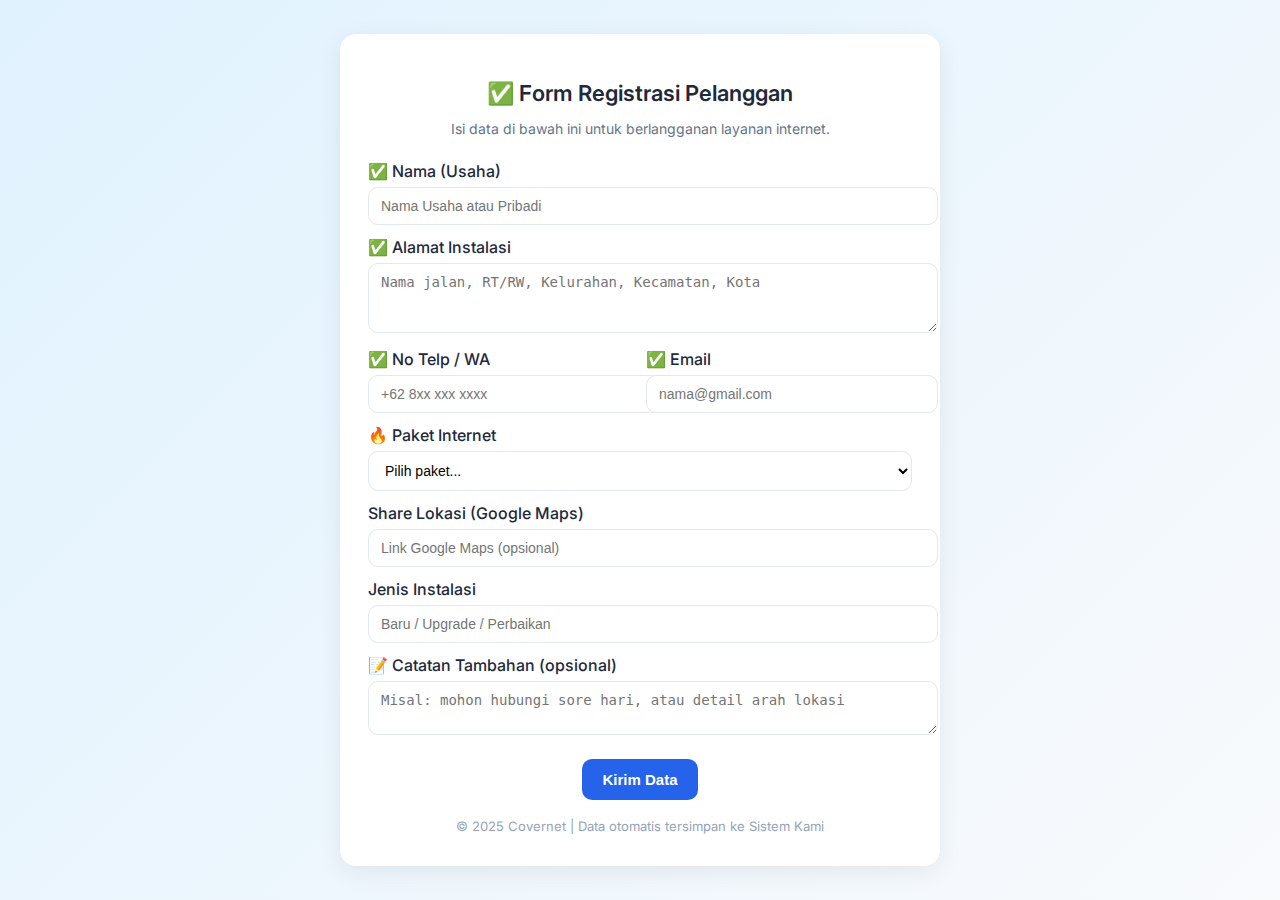
<file: index.html>
<!doctype html>
<html lang="id">
<head>
  <meta charset="utf-8"/>
  <meta name="viewport" content="width=device-width,initial-scale=1"/>
  <title>Form Registrasi Internet</title>
  <link href="https://fonts.googleapis.com/css2?family=Inter:wght@400;500;600&display=swap" rel="stylesheet">
  <style>
    :root {
      --primary: #2563eb;
      --primary-light: #3b82f6;
      --bg: linear-gradient(135deg, #e0f2fe 0%, #f8fafc 100%);
      --text: #1e293b;
      --border: #e2e8f0;
    }
    body {
      font-family: 'Inter', sans-serif;
      background: var(--bg);
      margin: 0; padding: 0;
      min-height: 100vh;
      display: flex; align-items: center; justify-content: center;
    }
    .container { width: 100%; max-width: 600px; padding: 20px; }
    .card {
      background: #fff;
      border-radius: 16px;
      box-shadow: 0 6px 24px rgba(0,0,0,0.07);
      padding: 32px 28px;
      transition: all 0.3s ease;
    }
    .card:hover { transform: translateY(-2px); box-shadow: 0 8px 28px rgba(0,0,0,0.08); }
    h1 { font-size: 22px; font-weight: 600; color: var(--text); text-align: center; margin-bottom: 12px; }
    p { text-align: center; color: #64748b; margin-bottom: 24px; font-size: 14px; }
    label { display: block; font-weight: 500; color: var(--text); margin: 12px 0 6px; }
    input, textarea, select {
      width: 100%; padding: 10px 12px;
      border: 1px solid var(--border);
      border-radius: 10px; font-size: 14px;
      background: #fff; transition: all 0.2s ease;
    }
    input:focus, textarea:focus, select:focus {
      border-color: var(--primary);
      box-shadow: 0 0 0 3px rgba(37,99,235,0.15);
      outline: none;
    }
    .row { display: flex; gap: 12px; flex-wrap: wrap; }
    .row .col { flex: 1; min-width: 100%; }
    @media (min-width: 480px) { .row .col { min-width: calc(50% - 6px); } }
    .price-box {
      display: none;
      background: #f9fafb;
      border: 1px dashed #cbd5e1;
      padding: 10px 12px;
      border-radius: 8px;
      margin-top: 8px;
      font-weight: 600;
      color: var(--text);
      font-size: 15px;
    }
    .actions {
      display: flex; align-items: center; justify-content: center;
      gap: 12px; margin-top: 20px;
    }
    button {
      background: var(--primary);
      color: #fff;
      border: none;
      padding: 12px 20px;
      border-radius: 10px;
      font-weight: 600;
      cursor: pointer;
      transition: all 0.2s ease;
      font-size: 15px;
    }
    button:hover { background: var(--primary-light); transform: scale(1.02); }
    button[disabled] { opacity: 0.6; cursor: not-allowed; transform: none; }
    .msg {
      display: none;
      padding: 10px 12px;
      border-radius: 8px;
      margin-top: 12px;
      text-align: center;
      font-weight: 500;
    }
    .msg.ok { background: #ecfdf5; color: #065f46; border: 1px solid #a7f3d0; }
    .msg.err { background: #fef2f2; color: #991b1b; border: 1px solid #fecaca; }
    footer { text-align: center; color: #94a3b8; font-size: 13px; margin-top: 18px; }
  </style>
</head>
<body>
  <div class="container">
    <div class="card">
      <h1>✅ Form Registrasi Pelanggan</h1>
      <p>Isi data di bawah ini untuk berlangganan layanan internet.</p>

      <iframe name="hidden_iframe" id="hidden_iframe" style="display:none;"></iframe>

      <form id="regForm" action="https://script.google.com/macros/s/AKfycbzQwaHylIKeZBl1D_tCYNc_5ue7aR1EMZJrFG0A6wvds48YFldHW6qXweQJ-cnzhSu3bQ/exec" method="POST" target="hidden_iframe" novalidate>
        <input type="text" name="hp" tabindex="-1" autocomplete="off" style="position:absolute;left:-9999px;opacity:0;height:0;width:0;"/>

        <label for="nama_usaha">✅ Nama (Usaha)</label>
        <input id="nama_usaha" name="nama_usaha" type="text" placeholder="Nama Usaha atau Pribadi" required>

        <label for="alamat_instalasi">✅ Alamat Instalasi</label>
        <textarea id="alamat_instalasi" name="alamat_instalasi" rows="3" placeholder="Nama jalan, RT/RW, Kelurahan, Kecamatan, Kota" required></textarea>

        <div class="row">
          <div class="col">
            <label for="telp">✅ No Telp / WA</label>
            <input id="telp" name="telp" type="tel" placeholder="+62 8xx xxx xxxx" required>
          </div>
          <div class="col">
            <label for="email">✅ Email</label>
            <input id="email" name="email" type="email" placeholder="nama@gmail.com" required>
          </div>
        </div>

        <label for="kapasitas">🔥 Paket Internet</label>
        <select id="kapasitas" name="kapasitas" required>
          <option value="" disabled selected>Pilih paket...</option>
          <option value="10 Mbps">10 Mbps</option>
          <option value="15 Mbps">15 Mbps</option>
          <option value="20 Mbps">20 Mbps</option>
          <option value="25 Mbps">25 Mbps</option>
          <option value="30 Mbps">30 Mbps</option>
          <option value="40 Mbps">40 Mbps</option>
          <option value="50 Mbps">50 Mbps</option>
          <option value="70 Mbps">70 Mbps</option>
          <option value="100 Mbps">100 Mbps</option>
        </select>

        <div id="hargaBox" class="price-box"></div>

        <label for="share_lokasi">Share Lokasi (Google Maps)</label>
        <input id="share_lokasi" name="share_lokasi" type="url" placeholder="Link Google Maps (opsional)">

        <label for="instalasi">Jenis Instalasi</label>
        <input id="instalasi" name="instalasi" type="text" placeholder="Baru / Upgrade / Perbaikan">

        <label for="catatan">📝 Catatan Tambahan (opsional)</label>
        <textarea id="catatan" name="catatan" rows="2" placeholder="Misal: mohon hubungi sore hari, atau detail arah lokasi"></textarea>

        <div class="actions">
          <button id="submitBtn" type="submit">Kirim Data</button>
          <span id="spinner" style="display:none;">⏳ Mengirim...</span>
        </div>

        <div id="okMsg" class="msg ok">✅ Terima kasih! Data Anda sudah kami terima.</div>
        <div id="errMsg" class="msg err">❌ Maaf, terjadi kesalahan. Coba lagi ya.</div>
      </form>

      <footer>© 2025 Covernet | Data otomatis tersimpan ke Sistem Kami</footer>
    </div>
  </div>

  <script>
    const form = document.getElementById('regForm');
    const submitBtn = document.getElementById('submitBtn');
    const spinner = document.getElementById('spinner');
    const okMsg = document.getElementById('okMsg');
    const errMsg = document.getElementById('errMsg');
    const iframe = document.getElementById('hidden_iframe');
    const kapasitasSelect = document.getElementById('kapasitas');
    const hargaBox = document.getElementById('hargaBox');

    // 💰 Daftar harga paket
    const hargaPaket = {
      "10 Mbps": "Rp135.000 / bulan",
      "15 Mbps": "Rp150.000 / bulan",
      "20 Mbps": "Rp165.000 / bulan",
      "25 Mbps": "Rp190.000 / bulan",
      "30 Mbps": "Rp210.000 / bulan",
      "40 Mbps": "Rp250.000 / bulan",
      "50 Mbps": "Rp290.000 / bulan",
      "70 Mbps": "Rp310.000 / bulan",
      "100 Mbps": "Rp400.000 / bulan"
    };

    kapasitasSelect.addEventListener('change', () => {
      const paket = kapasitasSelect.value;
      if (hargaPaket[paket]) {
        hargaBox.textContent = `💰 Harga: ${hargaPaket[paket]}`;
        hargaBox.style.display = 'block';
      } else {
        hargaBox.style.display = 'none';
      }
    });

    let submitted = false;
    form.addEventListener('submit', function (e) {
      if (!form.checkValidity()) {
        e.preventDefault();
        form.reportValidity();
        return;
      }
      submitted = true;
      submitBtn.disabled = true;
      spinner.style.display = 'inline';
      okMsg.style.display = 'none';
      errMsg.style.display = 'none';
    });

    iframe.addEventListener('load', function () {
      if (!submitted) return;
      submitBtn.disabled = false;
      spinner.style.display = 'none';
      okMsg.style.display = 'block';
      errMsg.style.display = 'none';
      hargaBox.style.display = 'none';
      form.reset();
      submitted = false;
    });
  </script>
</body>
</html>
</file>
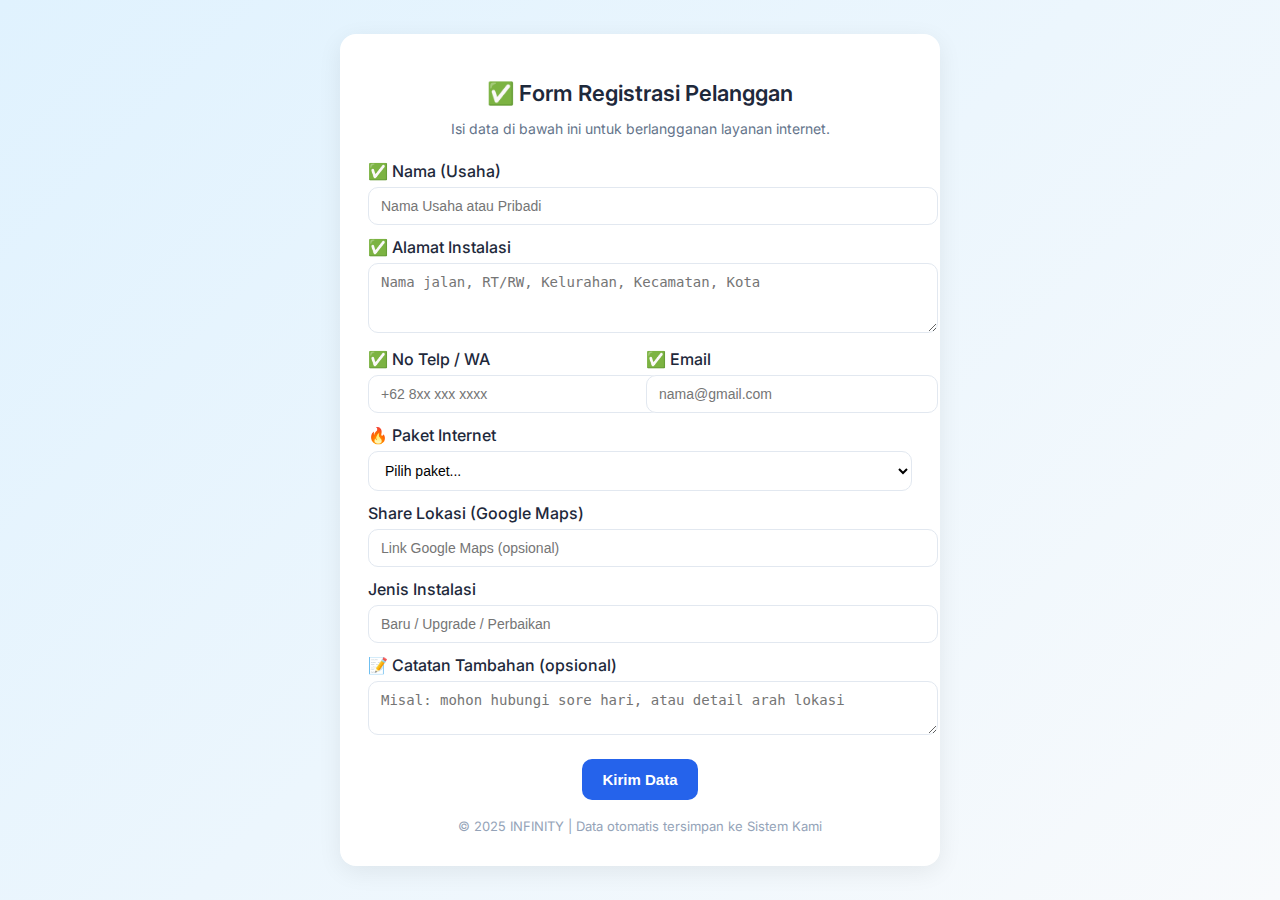
<file: form-pendaftaran-fix.html>
<!doctype html>
<html lang="id">
<head>
  <meta charset="utf-8"/>
  <meta name="viewport" content="width=device-width,initial-scale=1"/>
  <title>Form Registrasi Internet</title>
  <link href="https://fonts.googleapis.com/css2?family=Inter:wght@400;500;600&display=swap" rel="stylesheet">
  <style>
    :root {
      --primary: #2563eb;
      --primary-light: #3b82f6;
      --bg: linear-gradient(135deg, #e0f2fe 0%, #f8fafc 100%);
      --text: #1e293b;
      --border: #e2e8f0;
    }
    body {
      font-family: 'Inter', sans-serif;
      background: var(--bg);
      margin: 0; padding: 0;
      min-height: 100vh;
      display: flex; align-items: center; justify-content: center;
    }
    .container { width: 100%; max-width: 600px; padding: 20px; }
    .card {
      background: #fff;
      border-radius: 16px;
      box-shadow: 0 6px 24px rgba(0,0,0,0.07);
      padding: 32px 28px;
      transition: all 0.3s ease;
    }
    .card:hover { transform: translateY(-2px); box-shadow: 0 8px 28px rgba(0,0,0,0.08); }
    h1 { font-size: 22px; font-weight: 600; color: var(--text); text-align: center; margin-bottom: 12px; }
    p { text-align: center; color: #64748b; margin-bottom: 24px; font-size: 14px; }
    label { display: block; font-weight: 500; color: var(--text); margin: 12px 0 6px; }
    input, textarea, select {
      width: 100%; padding: 10px 12px;
      border: 1px solid var(--border);
      border-radius: 10px; font-size: 14px;
      background: #fff; transition: all 0.2s ease;
    }
    input:focus, textarea:focus, select:focus {
      border-color: var(--primary);
      box-shadow: 0 0 0 3px rgba(37,99,235,0.15);
      outline: none;
    }
    .row { display: flex; gap: 12px; flex-wrap: wrap; }
    .row .col { flex: 1; min-width: 100%; }
    @media (min-width: 480px) { .row .col { min-width: calc(50% - 6px); } }
    .price-box {
      display: none;
      background: #f9fafb;
      border: 1px dashed #cbd5e1;
      padding: 10px 12px;
      border-radius: 8px;
      margin-top: 8px;
      font-weight: 600;
      color: var(--text);
      font-size: 15px;
    }
    .actions {
      display: flex; align-items: center; justify-content: center;
      gap: 12px; margin-top: 20px;
    }
    button {
      background: var(--primary);
      color: #fff;
      border: none;
      padding: 12px 20px;
      border-radius: 10px;
      font-weight: 600;
      cursor: pointer;
      transition: all 0.2s ease;
      font-size: 15px;
    }
    button:hover { background: var(--primary-light); transform: scale(1.02); }
    button[disabled] { opacity: 0.6; cursor: not-allowed; transform: none; }
    .msg {
      display: none;
      padding: 10px 12px;
      border-radius: 8px;
      margin-top: 12px;
      text-align: center;
      font-weight: 500;
    }
    .msg.ok { background: #ecfdf5; color: #065f46; border: 1px solid #a7f3d0; }
    .msg.err { background: #fef2f2; color: #991b1b; border: 1px solid #fecaca; }
    footer { text-align: center; color: #94a3b8; font-size: 13px; margin-top: 18px; }
  </style>
</head>
<body>
  <div class="container">
    <div class="card">
      <h1>✅ Form Registrasi Pelanggan</h1>
      <p>Isi data di bawah ini untuk berlangganan layanan internet.</p>

      <iframe name="hidden_iframe" id="hidden_iframe" style="display:none;"></iframe>

      <form id="regForm" action="https://script.google.com/macros/s/AKfycbzQwaHylIKeZBl1D_tCYNc_5ue7aR1EMZJrFG0A6wvds48YFldHW6qXweQJ-cnzhSu3bQ/exec" method="POST" target="hidden_iframe" novalidate>
        <input type="text" name="hp" tabindex="-1" autocomplete="off" style="position:absolute;left:-9999px;opacity:0;height:0;width:0;"/>

        <label for="nama_usaha">✅ Nama (Usaha)</label>
        <input id="nama_usaha" name="nama_usaha" type="text" placeholder="Nama Usaha atau Pribadi" required>

        <label for="alamat_instalasi">✅ Alamat Instalasi</label>
        <textarea id="alamat_instalasi" name="alamat_instalasi" rows="3" placeholder="Nama jalan, RT/RW, Kelurahan, Kecamatan, Kota" required></textarea>

        <div class="row">
          <div class="col">
            <label for="telp">✅ No Telp / WA</label>
            <input id="telp" name="telp" type="tel" placeholder="+62 8xx xxx xxxx" required>
          </div>
          <div class="col">
            <label for="email">✅ Email</label>
            <input id="email" name="email" type="email" placeholder="nama@gmail.com" required>
          </div>
        </div>

        <label for="kapasitas">🔥 Paket Internet</label>
        <select id="kapasitas" name="kapasitas" required>
          <option value="" disabled selected>Pilih paket...</option>
          <option value="7 Mbps">7 Mbps</option>
          <option value="10 Mbps">10 Mbps</option>
          <option value="15 Mbps">15 Mbps</option>
          <option value="20 Mbps">20 Mbps</option>
          <option value="30 Mbps">30 Mbps</option>
          <option value="40 Mbps">40 Mbps</option>
          <option value="50 Mbps">50 Mbps</option>
          <option value="100 Mbps">100 Mbps</option>
        </select>

        <div id="hargaBox" class="price-box"></div>

        <label for="share_lokasi">Share Lokasi (Google Maps)</label>
        <input id="share_lokasi" name="share_lokasi" type="url" placeholder="Link Google Maps (opsional)">

        <label for="instalasi">Jenis Instalasi</label>
        <input id="instalasi" name="instalasi" type="text" placeholder="Baru / Upgrade / Perbaikan">

        <label for="catatan">📝 Catatan Tambahan (opsional)</label>
        <textarea id="catatan" name="catatan" rows="2" placeholder="Misal: mohon hubungi sore hari, atau detail arah lokasi"></textarea>

        <div class="actions">
          <button id="submitBtn" type="submit">Kirim Data</button>
          <span id="spinner" style="display:none;">⏳ Mengirim...</span>
        </div>

        <div id="okMsg" class="msg ok">✅ Terima kasih! Data Anda sudah kami terima.</div>
        <div id="errMsg" class="msg err">❌ Maaf, terjadi kesalahan. Coba lagi ya.</div>
      </form>

      <footer>© 2025 INFINITY | Data otomatis tersimpan ke Sistem Kami</footer>
    </div>
  </div>

  <script>
    const form = document.getElementById('regForm');
    const submitBtn = document.getElementById('submitBtn');
    const spinner = document.getElementById('spinner');
    const okMsg = document.getElementById('okMsg');
    const errMsg = document.getElementById('errMsg');
    const iframe = document.getElementById('hidden_iframe');
    const kapasitasSelect = document.getElementById('kapasitas');
    const hargaBox = document.getElementById('hargaBox');

    // 💰 Daftar harga paket
    const hargaPaket = {
      "7 Mbps": "Rp135.000 / bulan",
      "10 Mbps": "Rp150.000 / bulan",
      "15 Mbps": "Rp190.000 / bulan",
      "20 Mbps": "Rp210.000 / bulan",
      "30 Mbps": "Rp250.000 / bulan",
      "40 Mbps": "Rp290.000 / bulan",
      "50 Mbps": "Rp310.000 / bulan",
      "100 Mbps": "Rp400.000 / bulan"
    };

    kapasitasSelect.addEventListener('change', () => {
      const paket = kapasitasSelect.value;
      if (hargaPaket[paket]) {
        hargaBox.textContent = `💰 Harga: ${hargaPaket[paket]}`;
        hargaBox.style.display = 'block';
      } else {
        hargaBox.style.display = 'none';
      }
    });

    let submitted = false;
    form.addEventListener('submit', function (e) {
      if (!form.checkValidity()) {
        e.preventDefault();
        form.reportValidity();
        return;
      }
      submitted = true;
      submitBtn.disabled = true;
      spinner.style.display = 'inline';
      okMsg.style.display = 'none';
      errMsg.style.display = 'none';
    });

    iframe.addEventListener('load', function () {
      if (!submitted) return;
      submitBtn.disabled = false;
      spinner.style.display = 'none';
      okMsg.style.display = 'block';
      errMsg.style.display = 'none';
      hargaBox.style.display = 'none';
      form.reset();
      submitted = false;
    });
  </script>
  <script>
document.getElementById("registrasiForm").addEventListener("submit", async function (e) {
    e.preventDefault();

    const form = document.getElementById("registrasiForm");
    const data = new FormData(form);

    try {
        const response = await fetch("https://infinitynusadigital.github.io/daftar/form.html", {
            method: "POST",
            body: data
        });

        const result = await response.json();

        if (result.status === "success") {
            alert("Registrasi berhasil!\nID Pelanggan Anda: " + result.id);
            form.reset();
        } else {
            alert("Gagal: " + result.message);
        }

    } catch (err) {
        alert("Terjadi kesalahan koneksi: " + err.message);
    }
});
</script>

</body>
</html>
</file>
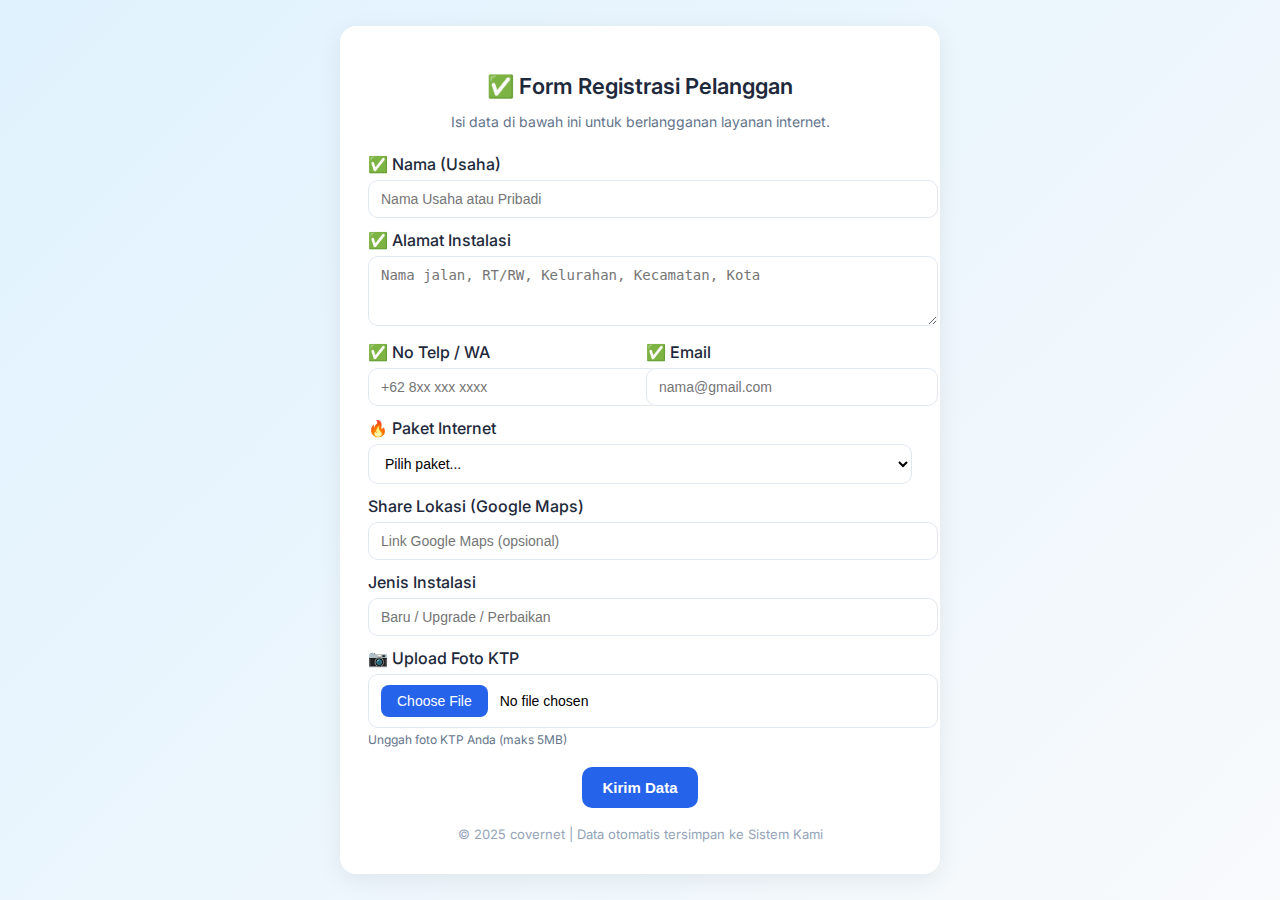
<file: form.html>
<!doctype html>
<html lang="id">
<head>
  <meta charset="utf-8"/>
  <meta name="viewport" content="width=device-width,initial-scale=1"/>
  <title>Form Registrasi Internet</title>
  <link href="https://fonts.googleapis.com/css2?family=Inter:wght@400;500;600&display=swap" rel="stylesheet">
  <style>
    :root {
      --primary: #2563eb;
      --primary-light: #3b82f6;
      --bg: linear-gradient(135deg, #e0f2fe 0%, #f8fafc 100%);
      --text: #1e293b;
      --border: #e2e8f0;
    }

    body {
      font-family: 'Inter', sans-serif;
      background: var(--bg);
      margin: 0;
      padding: 0;
      min-height: 100vh;
      display: flex;
      align-items: center;
      justify-content: center;
    }

    .container {
      width: 100%;
      max-width: 600px;
      padding: 20px;
    }

    .card {
      background: #fff;
      border-radius: 16px;
      box-shadow: 0 6px 24px rgba(0, 0, 0, 0.07);
      padding: 32px 28px;
      transition: all 0.3s ease;
    }

    .card:hover {
      transform: translateY(-2px);
      box-shadow: 0 8px 28px rgba(0, 0, 0, 0.08);
    }

    h1 {
      font-size: 22px;
      font-weight: 600;
      color: var(--text);
      text-align: center;
      margin-bottom: 12px;
    }

    p {
      text-align: center;
      color: #64748b;
      margin-bottom: 24px;
      font-size: 14px;
    }

    label {
      display: block;
      font-weight: 500;
      color: var(--text);
      margin: 12px 0 6px;
    }

    input, textarea, select {
      width: 100%;
      padding: 10px 12px;
      border: 1px solid var(--border);
      border-radius: 10px;
      font-size: 14px;
      background: #fff;
      transition: all 0.2s ease;
    }

    input:focus, textarea:focus, select:focus {
      border-color: var(--primary);
      box-shadow: 0 0 0 3px rgba(37, 99, 235, 0.15);
      outline: none;
    }

    .row {
      display: flex;
      gap: 12px;
      flex-wrap: wrap;
    }

    .row .col {
      flex: 1;
      min-width: 100%;
    }

    @media (min-width: 480px) {
      .row .col {
        min-width: calc(50% - 6px);
      }
    }

    .price-box {
      display: none;
      background: #f9fafb;
      border: 1px dashed #cbd5e1;
      padding: 10px 12px;
      border-radius: 8px;
      margin-top: 8px;
      font-weight: 600;
      color: var(--text);
      font-size: 15px;
    }

    .actions {
      display: flex;
      align-items: center;
      justify-content: center;
      gap: 12px;
      margin-top: 20px;
    }

    button {
      background: var(--primary);
      color: #fff;
      border: none;
      padding: 12px 20px;
      border-radius: 10px;
      font-weight: 600;
      cursor: pointer;
      transition: all 0.2s ease;
      font-size: 15px;
    }

    button:hover {
      background: var(--primary-light);
      transform: scale(1.02);
    }

    button[disabled] {
      opacity: 0.6;
      cursor: not-allowed;
      transform: none;
    }

    .msg {
      display: none;
      padding: 10px 12px;
      border-radius: 8px;
      margin-top: 12px;
      text-align: center;
      font-weight: 500;
    }

    .msg.ok {
      background: #ecfdf5;
      color: #065f46;
      border: 1px solid #a7f3d0;
    }

    .msg.err {
      background: #fef2f2;
      color: #991b1b;
      border: 1px solid #fecaca;
    }

    footer {
      text-align: center;
      color: #94a3b8;
      font-size: 13px;
      margin-top: 18px;
    }
<style>
  /* Add these styles to the existing <style> section */
  
  input[type="file"] {
    border: 1px solid var(--border);
    border-radius: 10px;
    padding: 8px;
    font-size: 14px;
    width: 100%;
    box-sizing: border-box;
  }

  input[type="file"]::-webkit-file-upload-button {
    background: var(--primary);
    color: white;
    border: none;
    padding: 8px 16px;
    border-radius: 8px;
    cursor: pointer;
    font-weight: 500;
    margin-right: 12px;
  }

  small {
    display: block;
    color: #64748b;
    font-size: 12px;
    margin-top: 4px;
  }
</style>

</head>
<body>
  <div class="container">
    <div class="card">
      <h1>✅ Form Registrasi Pelanggan</h1>
      <p>Isi data di bawah ini untuk berlangganan layanan internet.</p>

      <iframe name="hidden_iframe" id="hidden_iframe" style="display:none;"></iframe>

      <form id="regForm" action="https://script.google.com/macros/s/AKfycbysv4_c7qSNK6f6dNhWz16ZtKwYR4XuIQBsNQTpkpL_YtZEwMmvMprGrbm0BKqvpSA2/exec" method="POST" target="hidden_iframe" novalidate>
        <input type="text" name="hp" tabindex="-1" autocomplete="off" style="position:absolute;left:-9999px;opacity:0;height:0;width:0;"/>

        <label for="nama_usaha">✅ Nama (Usaha)</label>
        <input id="nama_usaha" name="nama_usaha" type="text" placeholder="Nama Usaha atau Pribadi" required>

        <label for="alamat_instalasi">✅ Alamat Instalasi</label>
        <textarea id="alamat_instalasi" name="alamat_instalasi" rows="3" placeholder="Nama jalan, RT/RW, Kelurahan, Kecamatan, Kota" required></textarea>

        <div class="row">
          <div class="col">
            <label for="telp">✅ No Telp / WA</label>
            <input id="telp" name="telp" type="tel" placeholder="+62 8xx xxx xxxx" required>
          </div>
          <div class="col">
            <label for="email">✅ Email</label>
            <input id="email" name="email" type="email" placeholder="nama@gmail.com" required>
          </div>
        </div>

        <label for="kapasitas">🔥 Paket Internet</label>
        <select id="kapasitas" name="kapasitas" required>
          <option value="" disabled selected>Pilih paket...</option>
          <option value="5 Mbps">5 Mbps</option>
          <option value="8 Mbps">8 Mbps</option>
          <option value="10 Mbps">10 Mbps</option>
          <option value="20 Mbps">20 Mbps</option>
          <option value="30 Mbps">30 Mbps</option>
          <option value="50 Mbps">50 Mbps</option>
        </select>

        <div id="hargaBox" class="price-box"></div>

        <label for="share_lokasi">Share Lokasi (Google Maps)</label>
        <input id="share_lokasi" name="share_lokasi" type="url" placeholder="Link Google Maps (opsional)">

        <label for="instalasi">Jenis Instalasi</label>
        <input id="instalasi" name="instalasi" type="text" placeholder="Baru / Upgrade / Perbaikan">
        
        <!-- Add this after the "Jenis Instalasi" input field and before the actions div -->
        <label for="foto_ktp">📷 Upload Foto KTP</label>
        <input type="file" id="foto_ktp" name="foto_ktp" accept="image/*" required>
        <small>Unggah foto KTP Anda (maks 5MB)</small>

        <div class="actions">
          <button id="submitBtn" type="submit">Kirim Data</button>
          <span id="spinner" style="display:none;">⏳ Mengirim...</span>
        </div>

        <div id="okMsg" class="msg ok">✅ Terima kasih! Data Anda sudah kami terima.</div>
        <div id="errMsg" class="msg err">❌ Maaf, terjadi kesalahan. Coba lagi ya.</div>
      </form>

      <footer>© 2025 covernet | Data otomatis tersimpan ke Sistem Kami</footer>
    </div>
  </div>

  <script>
    const form = document.getElementById('regForm');
    const submitBtn = document.getElementById('submitBtn');
    const spinner = document.getElementById('spinner');
    const okMsg = document.getElementById('okMsg');
    const errMsg = document.getElementById('errMsg');
    const iframe = document.getElementById('hidden_iframe');
    const kapasitasSelect = document.getElementById('kapasitas');
    const hargaBox = document.getElementById('hargaBox');

    const hargaPaket = {
      "5 Mbps": "Rp80.000 / bulan",
      "8 Mbps": "Rp120.000 / bulan",
      "10 Mbps": "Rp150.000 / bulan",
      "20 Mbps": "Rp180.000 / bulan",
      "30 Mbps": "Rp250.000 / bulan",
      "50 Mbps": "Rp340.000 / bulan"
    };

    kapasitasSelect.addEventListener('change', () => {
      const paket = kapasitasSelect.value;
      if (hargaPaket[paket]) {
        hargaBox.textContent = `💰 Harga: ${hargaPaket[paket]}`;
        hargaBox.style.display = 'block';
      } else {
        hargaBox.style.display = 'none';
      }
    });

    let submitted = false;

    form.addEventListener('submit', function (e) {
      if (!form.checkValidity()) {
        e.preventDefault();
        form.reportValidity();
        return;
      }
      submitted = true;
      submitBtn.disabled = true;
      spinner.style.display = 'inline';
      okMsg.style.display = 'none';
      errMsg.style.display = 'none';
    });

    iframe.addEventListener('load', function () {
      if (!submitted) return;
      submitBtn.disabled = false;
      spinner.style.display = 'none';
      okMsg.style.display = 'block';
      errMsg.style.display = 'none';
      hargaBox.style.display = 'none';
      form.reset();
      submitted = false;
<script>
  // Add this to the existing <script> section
  
  const fotoKtp = document.getElementById('foto_ktp');
  
  fotoKtp.addEventListener('change', function() {
    if (this.files[0].size > 5 * 1024 * 1024) {
      alert('Ukuran file terlalu besar. Maksimum 5MB diperbolehkan.');
      this.value = '';
    }
  });

  form.addEventListener('submit', function (e) {
    if (!form.checkValidity()) {
      e.preventDefault();
      form.reportValidity();
      return;
    }
    if (fotoKtp.files.length > 0 && fotoKtp.files[0].size > 5 * 1024 * 1024) {
      e.preventDefault();
      alert('Ukuran file KTP terlalu besar. Maksimum 5MB diperbolehkan.');
      return;
    }
    submitted = true;
    submitBtn.disabled = true;
    spinner.style.display = 'inline';
    okMsg.style.display = 'none';
    errMsg.style.display = 'none';
  });
</script>

      
</body>
</html>
</file>
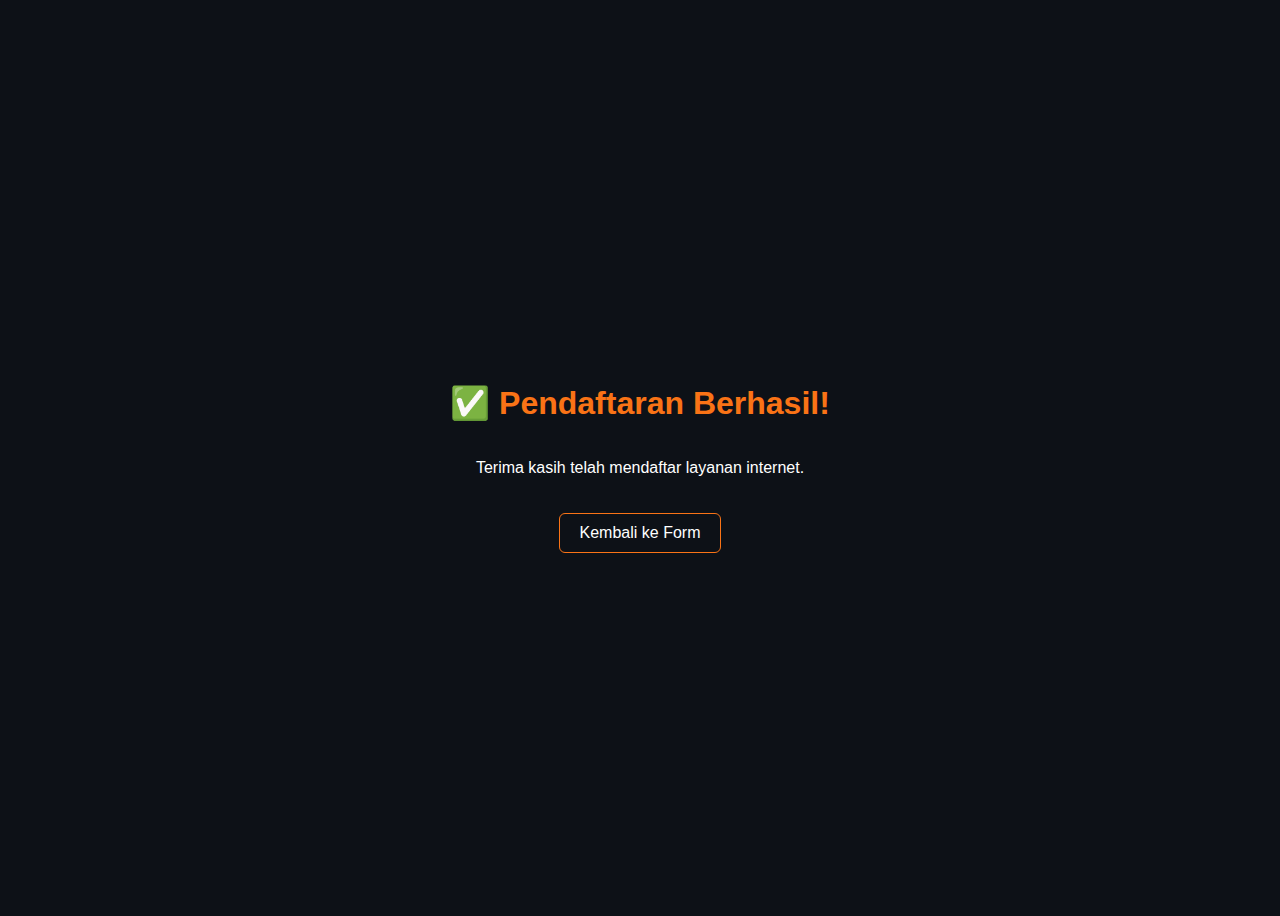
<file: thankyou.html>
<!DOCTYPE html>
<html lang="id">
<head>
<meta charset="UTF-8">
<meta name="viewport" content="width=device-width, initial-scale=1.0">
<title>Terima Kasih</title>
<style>
  body { background:#0d1117; color:#fff; display:flex; flex-direction:column; justify-content:center; align-items:center; height:100vh; font-family:sans-serif; text-align:center; }
  h1 { color:#f97316; }
  a { color:#fff; text-decoration:none; margin-top:20px; border:1px solid #f97316; padding:10px 20px; border-radius:6px; }
  a:hover { background:#f97316; color:#000; }
</style>
</head>
<body>
  <h1>✅ Pendaftaran Berhasil!</h1>
  <p>Terima kasih telah mendaftar layanan internet.</p>
  <a href="index.html">Kembali ke Form</a>
</body>
</html>
</file>
